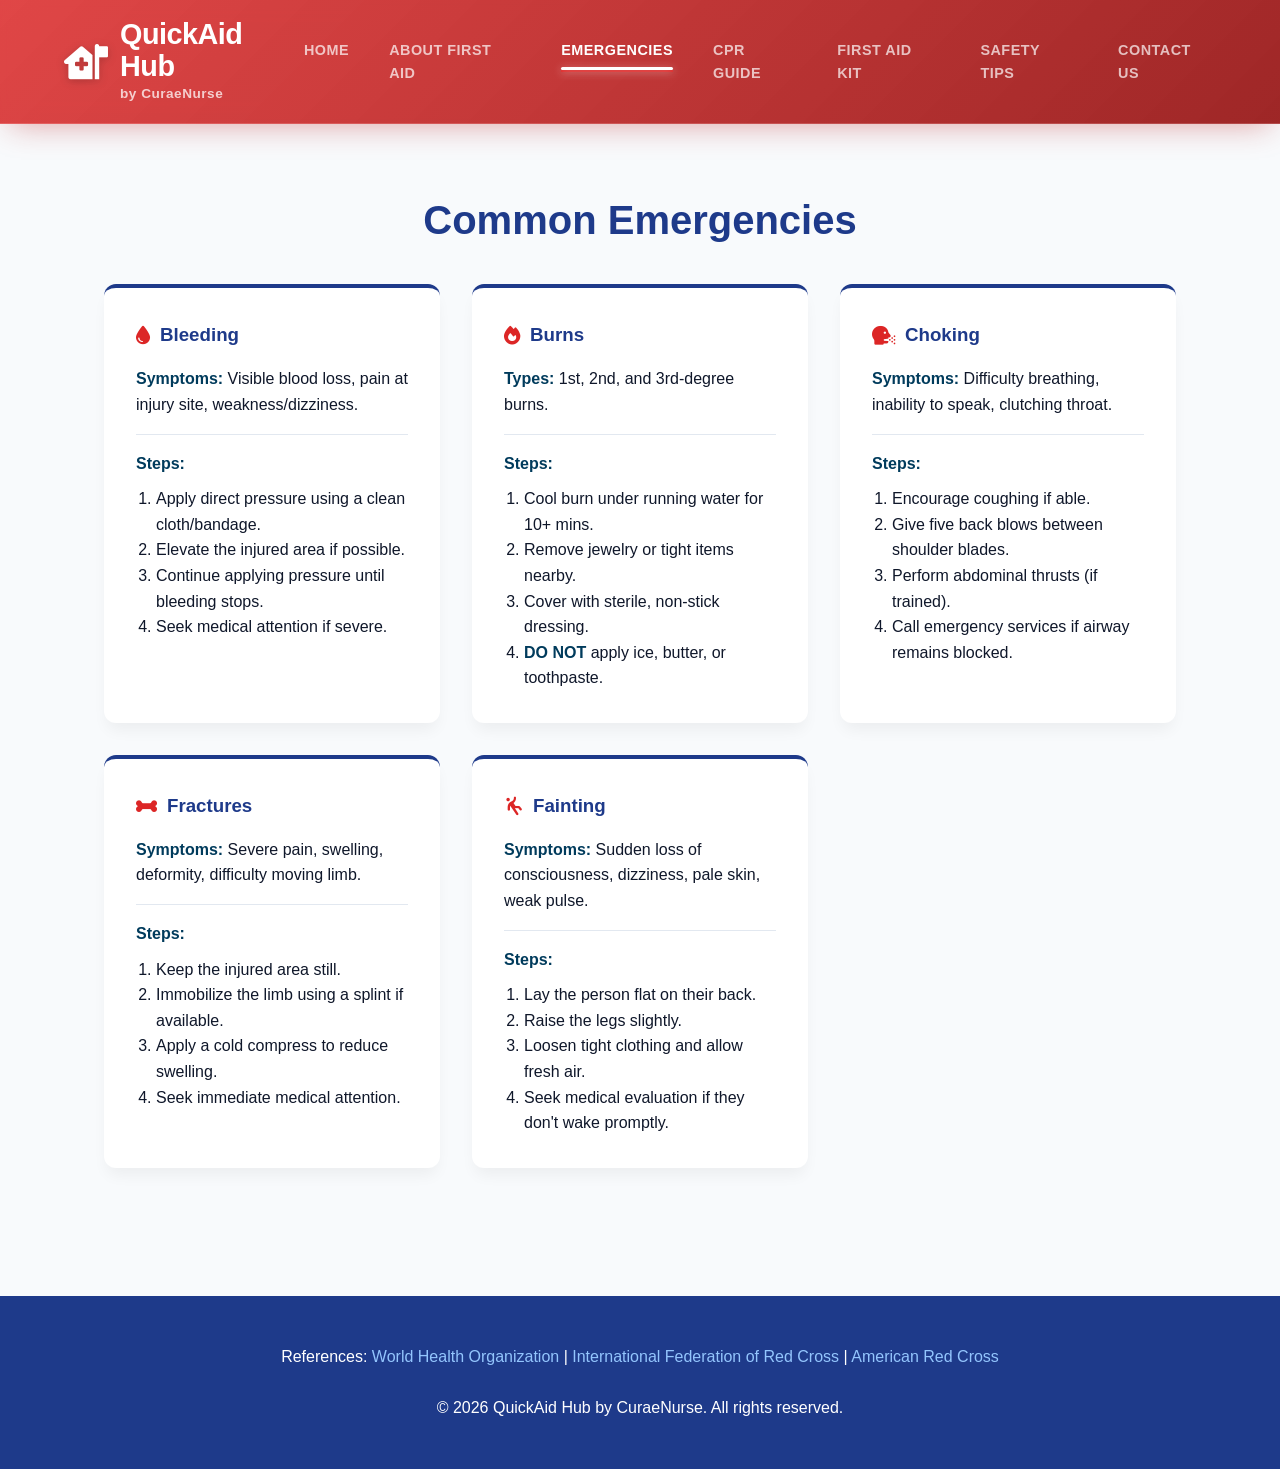
<file: emergencies.html>
<!DOCTYPE html>
<html lang="en">
<head>
    <meta charset="UTF-8">
    <meta name="viewport" content="width=device-width, initial-scale=1.0">
    <title>Common Emergencies - QuickAid Hub</title>
    <link rel="stylesheet" href="styles.css">
    <link rel="stylesheet" href="https://cdnjs.cloudflare.com/ajax/libs/font-awesome/6.4.0/css/all.min.css">
</head>
<body>
    
    <nav class="navbar">
    <a href="index.html" class="logo">
        <i class="fa-solid fa-house-medical-flag"></i>
        <div class="logo-text">
            <h1>QuickAid Hub</h1>
            <span>by CuraeNurse</span>
        </div>
    </a>
    <ul class="nav-links">
        <li><a href="index.html">HOME</a></li>
        <li><a href="about.html">ABOUT FIRST AID</a></li>
        <li><a href="emergencies.html" class="active">EMERGENCIES</a></li>
        <li><a href="cpr.html">CPR GUIDE</a></li>
        <li><a href="kit.html">FIRST AID KIT</a></li>
        <li><a href="safety.html">SAFETY TIPS</a></li>
        <li><a href="contact.html">CONTACT US</a></li>
    </ul>
</nav>

    <div class="container animate-on-scroll">
        <h2 style="text-align: center; color: var(--primary-blue); font-size: 2.5rem; margin-bottom: 2rem;">Common Emergencies</h2>
        <div class="grid-layout">
            
            <div class="card">
                <h3><i class="fa-solid fa-droplet"></i> Bleeding</h3>
                <p><strong>Symptoms:</strong> Visible blood loss, pain at injury site, weakness/dizziness.</p>
                <hr style="margin: 1rem 0; border: 0; border-top: 1px solid #e2e8f0;">
                <p><strong>Steps:</strong></p>
                <ol style="padding-left: 20px; margin-top: 10px;">
                    <li>Apply direct pressure using a clean cloth/bandage.</li>
                    <li>Elevate the injured area if possible.</li>
                    <li>Continue applying pressure until bleeding stops.</li>
                    <li>Seek medical attention if severe.</li>
                </ol>
            </div>

            <div class="card">
                <h3><i class="fa-solid fa-fire"></i> Burns</h3>
                <p><strong>Types:</strong> 1st, 2nd, and 3rd-degree burns.</p>
                <hr style="margin: 1rem 0; border: 0; border-top: 1px solid #e2e8f0;">
                <p><strong>Steps:</strong></p>
                <ol style="padding-left: 20px; margin-top: 10px;">
                    <li>Cool burn under running water for 10+ mins.</li>
                    <li>Remove jewelry or tight items nearby.</li>
                    <li>Cover with sterile, non-stick dressing.</li>
                    <li><strong>DO NOT</strong> apply ice, butter, or toothpaste.</li>
                </ol>
            </div>

            <div class="card">
                <h3><i class="fa-solid fa-head-side-cough"></i> Choking</h3>
                <p><strong>Symptoms:</strong> Difficulty breathing, inability to speak, clutching throat.</p>
                <hr style="margin: 1rem 0; border: 0; border-top: 1px solid #e2e8f0;">
                <p><strong>Steps:</strong></p>
                <ol style="padding-left: 20px; margin-top: 10px;">
                    <li>Encourage coughing if able.</li>
                    <li>Give five back blows between shoulder blades.</li>
                    <li>Perform abdominal thrusts (if trained).</li>
                    <li>Call emergency services if airway remains blocked.</li>
                </ol>
            </div>

            <div class="card">
                <h3><i class="fa-solid fa-bone"></i> Fractures</h3>
                <p><strong>Symptoms:</strong> Severe pain, swelling, deformity, difficulty moving limb.</p>
                <hr style="margin: 1rem 0; border: 0; border-top: 1px solid #e2e8f0;">
                <p><strong>Steps:</strong></p>
                <ol style="padding-left: 20px; margin-top: 10px;">
                    <li>Keep the injured area still.</li>
                    <li>Immobilize the limb using a splint if available.</li>
                    <li>Apply a cold compress to reduce swelling.</li>
                    <li>Seek immediate medical attention.</li>
                </ol>
            </div>

            <div class="card">
                <h3><i class="fa-solid fa-person-falling"></i> Fainting</h3>
                <p><strong>Symptoms:</strong> Sudden loss of consciousness, dizziness, pale skin, weak pulse.</p>
                <hr style="margin: 1rem 0; border: 0; border-top: 1px solid #e2e8f0;">
                <p><strong>Steps:</strong></p>
                <ol style="padding-left: 20px; margin-top: 10px;">
                    <li>Lay the person flat on their back.</li>
                    <li>Raise the legs slightly.</li>
                    <li>Loosen tight clothing and allow fresh air.</li>
                    <li>Seek medical evaluation if they don't wake promptly.</li>
                </ol>
            </div>

        </div>
    </div>

    <footer>
        <p>References: <a href="#">World Health Organization</a> | <a href="#">International Federation of Red Cross</a> | <a href="#">American Red Cross</a></p>
        <br>
        <p>&copy; 2026 QuickAid Hub by CuraeNurse. All rights reserved.</p>
    </footer>

    <script src="script.js"></script>
</body>
</html>
</file>
<file: styles.css>
/* ============================================================
   DY'S MEDICAL — style.css
   Sports Medicine & Nutritional Health
   ============================================================

   TABLE OF CONTENTS
   1. CSS Variables & Reset
   2. Base Styles
   3. Utility Classes
   4. Navigation
   5. Hero Section
   6. Mission Section
   7. Topics / Pillars Section
   8. Facts Section
   9. Footer & Contact
   10. Scroll Animations
   11. Responsive — Tablet (max 960px)
   12. Responsive — Mobile (max 768px)
   13. Responsive — Small (max 480px)
   ============================================================ */


/* ============================================================
   1. CSS VARIABLES & RESET
   ============================================================ */

:root {
  /* Colors */
  --color-white:        #FFFFFF;
  --color-pearl:        #F4F6F8;
  --color-border:       #E2E8F0;
  --color-obsidian:     #1A1A1A;
  --color-text-muted:   #5A6880;
  --color-navy:         #003B5C;
  --color-navy-mid:     #004d78;
  --color-cyan:         #00E5FF;
  --color-cyan-hover:   #00CFEB;
  --color-dark-bg:      #0B0F18;
  --color-dark-surface: #131824;

  /* Typography */
  --font-heading: 'Syne', sans-serif;
  --font-body:    'Manrope', sans-serif;

  /* Spacing */
  --space-xs:   8px;
  --space-sm:   16px;
  --space-md:   24px;
  --space-lg:   48px;
  --space-xl:   80px;
  --space-2xl:  120px;

  /* Layout */
  --container-max:  1160px;
  --container-pad:  28px;
  --nav-height:     70px;

  /* Borders */
  --radius-sm:  8px;
  --radius-md:  12px;
  --radius-lg:  18px;
  --radius-pill: 999px;

  /* Transitions */
  --ease:       cubic-bezier(0.25, 0.46, 0.45, 0.94);
  --transition: 0.3s var(--ease);
}

*,
*::before,
*::after {
  box-sizing: border-box;
  margin: 0;
  padding: 0;
}

html {
  scroll-behavior: smooth;
  font-size: 16px;
  -webkit-text-size-adjust: 100%;
}


/* ============================================================
   2. BASE STYLES
   ============================================================ */

body {
  font-family: var(--font-body);
  background-color: var(--color-white);
  color: var(--color-obsidian);
  line-height: 1.65;
  overflow-x: hidden;
}

img,
svg {
  display: block;
  max-width: 100%;
}

a {
  color: inherit;
  text-decoration: none;
}

ul {
  list-style: none;
}

strong {
  font-weight: 700;
  color: var(--color-navy);
}


/* ============================================================
   3. UTILITY CLASSES
   ============================================================ */

.container {
  max-width: var(--container-max);
  margin: 0 auto;
  padding: 0 var(--container-pad);
}

/* Buttons */
.btn {
  display: inline-flex;
  align-items: center;
  justify-content: center;
  gap: 8px;
  font-family: var(--font-body);
  font-weight: 700;
  font-size: 15px;
  letter-spacing: 0.01em;
  border-radius: var(--radius-pill);
  padding: 14px 30px;
  min-height: 48px;
  cursor: pointer;
  border: 2px solid transparent;
  transition: all var(--transition);
  white-space: nowrap;
  text-decoration: none;
}

.btn-primary {
  background: var(--color-cyan);
  color: var(--color-navy);
  border-color: var(--color-cyan);
}

.btn-primary:hover {
  background: var(--color-cyan-hover);
  border-color: var(--color-cyan-hover);
  transform: translateY(-2px);
  box-shadow: 0 8px 28px rgba(0, 229, 255, 0.35);
}

.btn-ghost {
  background: transparent;
  color: var(--color-navy);
  border-color: rgba(0, 59, 92, 0.3);
}

.btn-ghost:hover {
  border-color: var(--color-navy);
  background: rgba(0, 59, 92, 0.05);
  transform: translateY(-2px);
}

.btn-submit {
  width: 100%;
  background: var(--color-cyan);
  color: var(--color-dark-bg);
  border-color: var(--color-cyan);
  font-size: 15px;
  font-weight: 700;
  margin-top: 4px;
}

.btn-submit:hover {
  background: var(--color-cyan-hover);
  transform: translateY(-2px);
  box-shadow: 0 8px 24px rgba(0, 229, 255, 0.30);
}

/* Section labels & headings */
.section-label {
  display: inline-block;
  font-size: 11px;
  font-weight: 700;
  letter-spacing: 0.15em;
  text-transform: uppercase;
  color: var(--color-navy);
  background: rgba(0, 59, 92, 0.08);
  border: 1px solid rgba(0, 59, 92, 0.14);
  padding: 5px 14px;
  border-radius: var(--radius-pill);
  margin-bottom: 16px;
}

.section-heading {
  font-family: var(--font-heading);
  font-weight: 800;
  font-size: clamp(1.8rem, 3.2vw, 2.6rem);
  line-height: 1.15;
  color: var(--color-obsidian);
  letter-spacing: -0.025em;
}

.section-heading span {
  color: var(--color-navy);
}

.section-sub {
  font-size: 17px;
  color: var(--color-text-muted);
  line-height: 1.7;
  max-width: 580px;
  margin-top: 14px;
}





/* ============================================================
   5. HERO SECTION
   ============================================================ */

#hero {
  padding-top: var(--nav-height);
  min-height: 100vh;
  display: flex;
  align-items: center;
  background: var(--color-white);
  position: relative;
  overflow: hidden;
}

/* Subtle background accent */
#hero::before {
  content: '';
  position: absolute;
  top: -100px;
  right: -100px;
  width: 640px;
  height: 640px;
  background: radial-gradient(circle, rgba(0, 229, 255, 0.07) 0%, transparent 70%);
  border-radius: 50%;
  pointer-events: none;
}

.hero-inner {
  display: grid;
  grid-template-columns: 58fr 42fr;
  gap: 60px;
  align-items: center;
  padding: var(--space-xl) 0;
}

/* Eyebrow tag */
.eyebrow {
  display: inline-flex;
  align-items: center;
  gap: 10px;
  font-size: 12px;
  font-weight: 700;
  color: var(--color-navy);
  letter-spacing: 0.12em;
  text-transform: uppercase;
  background: rgba(0, 59, 92, 0.07);
  border: 1px solid rgba(0, 59, 92, 0.12);
  padding: 6px 14px 6px 10px;
  border-radius: var(--radius-pill);
  margin-bottom: 24px;
}

.eyebrow::before {
  content: '';
  width: 7px;
  height: 7px;
  border-radius: 50%;
  background: var(--color-cyan);
  flex-shrink: 0;
}

/* Hero headline */
.hero-h1 {
  font-family: var(--font-heading);
  font-weight: 800;
  font-size: clamp(2.6rem, 5vw, 4rem);
  line-height: 1.07;
  color: var(--color-obsidian);
  letter-spacing: -0.03em;
  margin-bottom: 22px;
}

.hero-h1 span {
  color: var(--color-navy);
}

/* Hero body text */
.hero-sub {
  font-size: 17px;
  color: var(--color-text-muted);
  line-height: 1.72;
  max-width: 500px;
  margin-bottom: 38px;
}

/* CTA row */
.hero-actions {
  display: flex;
  gap: 14px;
  flex-wrap: wrap;
}

/* Hero illustration */
.hero-visual {
  display: flex;
  justify-content: center;
  align-items: center;
}

.hero-visual svg {
  width: 100%;
  max-width: 420px;
  height: auto;
}


/* ============================================================
   6. MISSION SECTION
   ============================================================ */

#mission {
  background: var(--color-navy);
  padding: var(--space-xl) 0;
  position: relative;
  overflow: hidden;
}

/* Subtle glow behind content */
#mission::before {
  content: '';
  position: absolute;
  top: 50%;
  left: 50%;
  transform: translate(-50%, -50%);
  width: 700px;
  height: 400px;
  background: radial-gradient(ellipse, rgba(0, 229, 255, 0.10) 0%, transparent 70%);
  pointer-events: none;
}

.mission-inner {
  max-width: 760px;
  margin: 0 auto 56px;
  text-align: center;
  position: relative;
}

.mission-inner .section-label {
  color: var(--color-cyan);
  background: rgba(0, 229, 255, 0.10);
  border-color: rgba(0, 229, 255, 0.20);
}

.mission-heading {
  font-family: var(--font-heading);
  font-weight: 700;
  font-size: clamp(1.55rem, 3vw, 2.2rem);
  line-height: 1.35;
  color: var(--color-white);
  letter-spacing: -0.02em;
  margin-bottom: 18px;
}

.mission-heading span {
  color: var(--color-cyan);
}

.mission-body {
  font-size: 16px;
  color: rgba(255, 255, 255, 0.65);
  line-height: 1.75;
  max-width: 620px;
  margin: 0 auto;
}

/* Trust stats row */
.trust-grid {
  display: grid;
  grid-template-columns: repeat(3, 1fr);
  gap: 20px;
  max-width: 700px;
  margin: 0 auto;
  position: relative;
}

.trust-item {
  text-align: center;
  padding: 28px 16px;
  border: 1px solid rgba(255, 255, 255, 0.10);
  border-radius: var(--radius-md);
  background: rgba(255, 255, 255, 0.04);
  transition: all var(--transition);
}

.trust-item:hover {
  border-color: rgba(0, 229, 255, 0.35);
  background: rgba(0, 229, 255, 0.06);
  transform: translateY(-4px);
}

.trust-num {
  font-family: var(--font-heading);
  font-weight: 800;
  font-size: 2rem;
  color: var(--color-cyan);
  letter-spacing: -0.03em;
  line-height: 1;
  margin-bottom: 8px;
}

.trust-label {
  font-size: 13px;
  color: rgba(255, 255, 255, 0.60);
  font-weight: 500;
  line-height: 1.4;
}


/* ============================================================
   7. TOPICS / PILLARS SECTION
   ============================================================ */

#topics {
  background: var(--color-pearl);
  padding: var(--space-xl) 0 var(--space-2xl);
}

.section-header {
  text-align: center;
  margin-bottom: 52px;
}

.section-header .section-sub {
  margin: 14px auto 0;
}

/* 3-column grid */
.topics-grid {
  display: grid;
  grid-template-columns: repeat(3, 1fr);
  gap: 22px;
}

/* Individual card */
.topic-card {
  background: var(--color-white);
  border: 1px solid var(--color-border);
  border-radius: var(--radius-lg);
  padding: 32px 28px;
  display: flex;
  flex-direction: column;
  gap: 16px;
  position: relative;
  overflow: hidden;
  transition: all var(--transition);
}

/* Bottom accent bar on hover */
.topic-card::after {
  content: '';
  position: absolute;
  bottom: 0;
  left: 0;
  right: 0;
  height: 3px;
  background: linear-gradient(90deg, var(--color-navy), var(--color-cyan));
  transform: scaleX(0);
  transform-origin: left;
  transition: transform var(--transition);
}

.topic-card:hover {
  transform: translateY(-8px);
  box-shadow: 0 20px 48px rgba(0, 59, 92, 0.10);
  border-color: rgba(0, 59, 92, 0.12);
}

.topic-card:hover::after {
  transform: scaleX(1);
}

/* Card icon box */
.card-icon {
  width: 52px;
  height: 52px;
  border-radius: var(--radius-sm);
  background: rgba(0, 59, 92, 0.07);
  display: flex;
  align-items: center;
  justify-content: center;
  flex-shrink: 0;
  transition: background var(--transition);
}

.topic-card:hover .card-icon {
  background: rgba(0, 229, 255, 0.12);
}

.card-icon svg {
  width: 26px;
  height: 26px;
}

/* Card pillar label */
.card-label {
  font-size: 11px;
  font-weight: 700;
  letter-spacing: 0.12em;
  text-transform: uppercase;
  color: var(--color-cyan);
  background: rgba(0, 59, 92, 0.06);
  border: 1px solid rgba(0, 59, 92, 0.10);
  padding: 3px 10px;
  border-radius: var(--radius-pill);
  align-self: flex-start;
}

.card-title {
  font-family: var(--font-heading);
  font-weight: 700;
  font-size: 1.15rem;
  color: var(--color-obsidian);
  letter-spacing: -0.01em;
  line-height: 1.25;
}

.card-body {
  font-size: 14.5px;
  color: var(--color-text-muted);
  line-height: 1.70;
}

/* Bullet point list inside cards */
.card-points {
  list-style: none;
  display: flex;
  flex-direction: column;
  gap: 7px;
  flex: 1;
}

.card-points li {
  font-size: 13.5px;
  color: var(--color-obsidian);
  line-height: 1.5;
  padding-left: 18px;
  position: relative;
}

.card-points li::before {
  content: '';
  position: absolute;
  left: 0;
  top: 8px;
  width: 6px;
  height: 6px;
  border-radius: 50%;
  background: var(--color-cyan);
  flex-shrink: 0;
}

/* Card "Read more" link */
.card-link {
  display: inline-flex;
  align-items: center;
  gap: 5px;
  font-size: 13px;
  font-weight: 700;
  color: var(--color-navy);
  letter-spacing: 0.01em;
  margin-top: 4px;
  transition: gap var(--transition), color var(--transition);
}

.topic-card:hover .card-link {
  gap: 9px;
  color: var(--color-cyan);
}


/* ============================================================
   8. FACTS / KEY NUMBERS SECTION
   ============================================================ */

#facts {
  background: var(--color-white);
  padding: var(--space-xl) 0;
  border-top: 1px solid var(--color-border);
}

.facts-header {
  text-align: center;
  margin-bottom: 48px;
}

.facts-grid {
  display: grid;
  grid-template-columns: repeat(4, 1fr);
  gap: 20px;
}

.fact-item {
  text-align: center;
  padding: 32px 20px;
  background: var(--color-pearl);
  border: 1px solid var(--color-border);
  border-radius: var(--radius-md);
  transition: all var(--transition);
}

.fact-item:hover {
  border-color: rgba(0, 59, 92, 0.2);
  box-shadow: 0 8px 24px rgba(0, 59, 92, 0.06);
  transform: translateY(-4px);
}

.fact-num {
  font-family: var(--font-heading);
  font-weight: 800;
  font-size: 2.4rem;
  color: var(--color-navy);
  letter-spacing: -0.04em;
  line-height: 1;
  margin-bottom: 12px;
}

.fact-text {
  font-size: 13.5px;
  color: var(--color-text-muted);
  line-height: 1.55;
}


/* ============================================================
   9. FOOTER & CONTACT
   ============================================================ */

#contact {
  background: var(--color-dark-bg);
  padding: var(--space-xl) 0 var(--space-lg);
  position: relative;
}

/* Thin cyan line at the top of footer */
#contact::before {
  content: '';
  position: absolute;
  top: 0;
  left: 50%;
  transform: translateX(-50%);
  width: 500px;
  height: 1px;
  background: linear-gradient(90deg, transparent, var(--color-cyan), transparent);
}

.footer-grid {
  display: grid;
  grid-template-columns: 1fr 1.4fr;
  gap: 80px;
  margin-bottom: 56px;
  align-items: start;
}

/* Brand column */
.footer-logo {
  font-family: var(--font-heading);
  font-weight: 800;
  font-size: 22px;
  color: var(--color-white);
  letter-spacing: -0.02em;
  margin-bottom: 14px;
}

.footer-logo span {
  color: var(--color-cyan);
}

.footer-tagline {
  font-size: 14px;
  color: rgba(255, 255, 255, 0.50);
  line-height: 1.7;
  margin-bottom: 28px;
}

.footer-nav {
  display: flex;
  gap: 20px;
  flex-wrap: wrap;
}

.footer-nav a {
  font-size: 13px;
  font-weight: 600;
  color: rgba(255, 255, 255, 0.50);
  transition: color var(--transition);
}

.footer-nav a:hover {
  color: var(--color-cyan);
}

/* Contact form */
.footer-form-title {
  font-family: var(--font-heading);
  font-weight: 700;
  font-size: 1.35rem;
  color: var(--color-white);
  letter-spacing: -0.02em;
  margin-bottom: 8px;
}

.footer-form-sub {
  font-size: 14px;
  color: rgba(255, 255, 255, 0.48);
  margin-bottom: 24px;
  line-height: 1.65;
}

/* Two-column row for name + email */
.form-row {
  display: grid;
  grid-template-columns: 1fr 1fr;
  gap: 14px;
  margin-bottom: 14px;
}

.form-group {
  display: flex;
  flex-direction: column;
  gap: 6px;
}

.form-group label {
  font-size: 12px;
  font-weight: 700;
  letter-spacing: 0.05em;
  color: rgba(255, 255, 255, 0.45);
  text-transform: uppercase;
}

.form-group input,
.form-group textarea {
  width: 100%;
  background: rgba(255, 255, 255, 0.06);
  border: 1px solid rgba(255, 255, 255, 0.10);
  border-radius: var(--radius-sm);
  padding: 12px 15px;
  font-family: var(--font-body);
  font-size: 14px;
  color: var(--color-white);
  outline: none;
  transition: border-color var(--transition), background var(--transition);
}

.form-group input::placeholder,
.form-group textarea::placeholder {
  color: rgba(255, 255, 255, 0.28);
}

.form-group input:focus,
.form-group textarea:focus {
  border-color: var(--color-cyan);
  background: rgba(0, 229, 255, 0.04);
}

.form-group textarea {
  resize: vertical;
  min-height: 110px;
  margin-bottom: 4px;
}

/* Footer bottom row */
.footer-bottom {
  border-top: 1px solid rgba(255, 255, 255, 0.07);
  padding-top: 24px;
  display: flex;
  justify-content: space-between;
  align-items: flex-start;
  gap: 24px;
  flex-wrap: wrap;
}

.footer-copy {
  font-size: 12px;
  color: rgba(255, 255, 255, 0.32);
  flex-shrink: 0;
}

.footer-disclaimer {
  font-size: 12px;
  color: rgba(255, 255, 255, 0.30);
  line-height: 1.65;
  max-width: 560px;
}

.footer-disclaimer strong {
  color: rgba(255, 255, 255, 0.45);
  font-weight: 600;
}


/* ============================================================
   10. SCROLL ANIMATIONS
   ============================================================ */

.fade-up {
  opacity: 0;
  transform: translateY(32px);
  transition: opacity 0.7s ease, transform 0.7s ease;
}

.fade-up.visible {
  opacity: 1;
  transform: translateY(0);
}

/* Staggered delay helpers */
.delay-1 { transition-delay: 0.10s; }
.delay-2 { transition-delay: 0.20s; }
.delay-3 { transition-delay: 0.30s; }
.delay-4 { transition-delay: 0.40s; }


/* ============================================================
   11. RESPONSIVE — TABLET (max 960px)
   ============================================================ */

@media (max-width: 960px) {
  .hero-inner {
    grid-template-columns: 1fr;
    gap: 40px;
    padding: 60px 0;
  }

  .hero-visual {
    display: none; /* Hide illustration on tablet/mobile for cleaner focus */
  }

  .hero-h1 {
    font-size: clamp(2.2rem, 6vw, 3rem);
  }

  .topics-grid {
    grid-template-columns: 1fr 1fr;
  }

  .facts-grid {
    grid-template-columns: repeat(2, 1fr);
  }

  .footer-grid {
    grid-template-columns: 1fr;
    gap: 48px;
  }

  .trust-grid {
    max-width: 100%;
  }
}


/* ============================================================
   12. RESPONSIVE — MOBILE (max 768px)
   ============================================================ */

@media (max-width: 768px) {
  :root {
    --container-pad: 20px;
    --space-xl: 56px;
    --space-2xl: 72px;
  }

  /* Hide desktop nav, show hamburger */
  .nav-links {
    display: none;
  }

  .nav-cta {
    display: none;
  }

  .nav-hamburger {
    display: flex;
  }

  /* Single column topics */
  .topics-grid {
    grid-template-columns: 1fr;
  }

  /* Hero copy stacks */
  .hero-actions {
    flex-direction: column;
    align-items: flex-start;
  }

  .hero-actions .btn {
    width: 100%;
    justify-content: center;
  }

  /* Trust stats: 1 column */
  .trust-grid {
    grid-template-columns: 1fr;
    gap: 14px;
  }

  /* Facts: 2 columns on mobile */
  .facts-grid {
    grid-template-columns: repeat(2, 1fr);
  }

  /* Footer form: stack name + email */
  .form-row {
    grid-template-columns: 1fr;
  }

  /* Footer bottom stacks */
  .footer-bottom {
    flex-direction: column;
  }
}

/* ================= styles.css ================= */
@import url('https://fonts.googleapis.com/css2?family=Poppins:wght@300;400;600;700&family=Inter:wght@400;500;600&display=swap');

:root {
    --primary-blue: #1e3a8a; /* Medical Blue */
    --primary-red: #dc2626;  /* Emergency Red */
    --light-bg: #f8fafc;
    --white: #ffffff;
    --text-dark: #0f172a;
    --text-muted: #475569;
    --transition: all 0.3s ease;
}

* {
    margin: 0;
    padding: 0;
    box-sizing: border-box;
}

body {
    font-family: 'Inter', sans-serif;
    color: var(--text-dark);
    background-color: var(--light-bg);
    line-height: 1.6;
    overflow-x: hidden;
}

h1, h2, h3, h4 {
    font-family: 'Poppins', sans-serif;
}

/* --- Navigation Bar --- */
.navbar {
    display: flex;
    justify-content: space-between;
    align-items: center;
    padding: 1.5rem 5%;
    background-color: var(--white);
    box-shadow: 0 4px 6px -1px rgba(0, 0, 0, 0.05);
    position: sticky;
    top: 0;
    z-index: 1000;
}

.logo {
    display: flex;
    align-items: center;
    gap: 10px;
    text-decoration: none;
}

.logo i {
    font-size: 2rem;
    color: var(--primary-red);
}

.logo h1 {
    font-size: 1.5rem;
    color: var(--primary-blue);
    line-height: 1;
}

.logo span {
    font-size: 0.8rem;
    color: var(--text-muted);
}

.nav-links {
    list-style: none;
    display: flex;
    gap: 20px;
}

.nav-links a {
    text-decoration: none;
    color: var(--text-muted);
    font-weight: 500;
    font-size: 0.9rem;
    text-transform: uppercase;
    transition: var(--transition);
}

.nav-links a:hover, .nav-links a.active {
    color: var(--primary-red);
    border-bottom: 2px solid var(--primary-red);
}

/* --- Alert Banner --- */
.alert-banner {
    background-color: var(--primary-red);
    color: var(--white);
    text-align: center;
    padding: 1rem 5%;
    display: flex;
    justify-content: center;
    align-items: center;
    gap: 15px;
    font-weight: 500;
}

/* --- Buttons --- */
.btn-primary {
    background-color: var(--primary-red);
    color: var(--white);
    padding: 12px 24px;
    border: none;
    border-radius: 5px;
    font-size: 1rem;
    font-weight: 600;
    cursor: pointer;
    text-decoration: none;
    display: inline-block;
    transition: var(--transition);
}

.btn-primary:hover {
    background-color: #b91c1c;
    transform: translateY(-2px);
    box-shadow: 0 4px 12px rgba(220, 38, 38, 0.3);
}

/* --- Layouts & Containers --- */
.container {
    max-width: 1200px;
    margin: 0 auto;
    padding: 4rem 5%;
}

.grid-layout {
    display: grid;
    grid-template-columns: repeat(auto-fit, minmax(300px, 1fr));
    gap: 2rem;
    margin-top: 2rem;
}

/* --- Cards --- */
.card {
    background: var(--white);
    padding: 2rem;
    border-radius: 12px;
    box-shadow: 0 10px 15px -3px rgba(0, 0, 0, 0.05);
    transition: var(--transition);
    border-top: 4px solid var(--primary-blue);
}

.card:hover {
    transform: translateY(-8px);
    box-shadow: 0 20px 25px -5px rgba(0, 0, 0, 0.1);
}

.card h3 {
    color: var(--primary-blue);
    margin-bottom: 1rem;
    display: flex;
    align-items: center;
    gap: 10px;
}

.card h3 i {
    color: var(--primary-red);
}

/* --- Hero Section --- */
.hero {
    display: flex;
    align-items: center;
    justify-content: space-between;
    padding: 5rem 5%;
    background: linear-gradient(to right, #ffffff, #f1f5f9);
    min-height: 70vh;
}

.hero-content {
    max-width: 600px;
}

.hero-content h2 {
    font-size: 3.5rem;
    color: var(--primary-blue);
    line-height: 1.2;
    margin-bottom: 1rem;
}

.hero-content h2 span {
    color: var(--primary-red);
}

.hero-content p {
    font-size: 1.1rem;
    color: var(--text-muted);
    margin-bottom: 2rem;
}

.hero-image img {
    max-width: 100%;
    border-radius: 12px;
    box-shadow: 0 20px 25px -5px rgba(0, 0, 0, 0.1);
}

/* --- Footer --- */
footer {
    background-color: var(--primary-blue);
    color: var(--white);
    text-align: center;
    padding: 3rem 5%;
    margin-top: 4rem;
}

footer a {
    color: #93c5fd;
    text-decoration: none;
}

/* --- Animations (Triggered by JS) --- */
.animate-on-scroll {
    opacity: 0;
    transform: translateY(30px);
    transition: opacity 0.8s ease-out, transform 0.8s ease-out;
}

.animate-on-scroll.is-visible {
    opacity: 1;
    transform: translateY(0);
}

/* --- Forms --- */
.contact-form {
    display: flex;
    flex-direction: column;
    gap: 1.5rem;
    background: var(--white);
    padding: 3rem;
    border-radius: 12px;
    box-shadow: 0 10px 15px -3px rgba(0,0,0,0.05);
}

.contact-form input, .contact-form textarea {
    width: 100%;
    padding: 1rem;
    border: 1px solid #cbd5e1;
    border-radius: 8px;
    font-family: 'Inter', sans-serif;
    transition: var(--transition);
}

.contact-form input:focus, .contact-form textarea:focus {
    outline: none;
    border-color: var(--primary-blue);
    box-shadow: 0 0 0 3px rgba(30, 58, 138, 0.1);
}
/* ============================================================
   13. RESPONSIVE — SMALL MOBILE (max 480px)
   ============================================================ */

@media (max-width: 480px) {
  .facts-grid {
    grid-template-columns: 1fr;
  }

  .hero-h1 {
    font-size: 2rem;
  }

  .trust-grid {
    grid-template-columns: repeat(2, 1fr);
  }

  .trust-num {
    font-size: 1.6rem;
  }
}

/* ================= NEW HOME PAGE ANIMATIONS ================= */

/* 1. The EKG Heartbeat Line Animation */
.ekg-line {
    width: 150px;
    height: 45px;
    display: inline-block;
    vertical-align: middle;
    margin-left: 10px;
    margin-bottom: -5px; /* Aligns it perfectly with the text */
}

.ekg-line polyline {
    fill: none;
    stroke: var(--primary-red);
    stroke-width: 5;
    stroke-linecap: round;
    stroke-linejoin: round;
    stroke-dasharray: 400;
    stroke-dashoffset: 400;
    animation: drawHeartbeat 3.5s ease-in-out infinite;
}

@keyframes drawHeartbeat {
    0% { stroke-dashoffset: 400; }
    40% { stroke-dashoffset: 0; }
    100% { stroke-dashoffset: 0; } /* Pauses slightly before repeating */
}

/* 2. Floating Image Animation */
.floating-img {
    animation: float 6s ease-in-out infinite;
    box-shadow: 0 25px 35px -5px rgba(0, 0, 0, 0.15);
}

@keyframes float {
    0% { transform: translateY(0px); }
    50% { transform: translateY(-20px); }
    100% { transform: translateY(0px); }
}

/* 3. Pulsing Button Animation */
.btn-pulse {
    position: relative;
    animation: pulseShadow 2s infinite;
}

@keyframes pulseShadow {
    0% { box-shadow: 0 0 0 0 rgba(220, 38, 38, 0.5); }
    70% { box-shadow: 0 0 0 15px rgba(220, 38, 38, 0); }
    100% { box-shadow: 0 0 0 0 rgba(220, 38, 38, 0); }
}

/* Updated Hero Text Layout to fit the line */
.hero-content h2 span {
    display: inline-block;
    color: var(--primary-red);
}

/* ============================================================
   1. PREMIUM NAVIGATION BAR (RED GLASSMORPHISM)
   ============================================================ */
.navbar {
    /* Premium deep red gradient with slight transparency for the fade effect */
    background: linear-gradient(135deg, rgba(220, 38, 38, 0.85) 0%, rgba(153, 27, 27, 0.95) 100%);
    backdrop-filter: blur(16px);
    -webkit-backdrop-filter: blur(16px);
    border-bottom: 1px solid rgba(255, 255, 255, 0.15);
    box-shadow: 0 10px 30px -10px rgba(185, 28, 28, 0.4);
    padding: 1.2rem 5%;
    position: sticky;
    top: 0;
    z-index: 9999;
    display: flex;
    justify-content: space-between;
    align-items: center;
}

.logo {
    display: flex;
    align-items: center;
    gap: 12px;
    text-decoration: none;
    transition: transform 0.3s cubic-bezier(0.34, 1.56, 0.64, 1);
}

.logo:hover {
    transform: scale(1.04) translateY(-2px);
}

.logo i {
    font-size: 2.2rem;
    color: #ffffff; /* White icon to pop perfectly on the red background */
    filter: drop-shadow(0 2px 4px rgba(0, 0, 0, 0.2));
}

.logo-text {
    display: flex;
    flex-direction: column;
}

.logo h1 {
    font-size: 1.8rem;
    font-weight: 800;
    color: #ffffff; /* Solid white text */
    background: none;
    -webkit-text-fill-color: initial; /* Removes the old blue gradient */
    margin: 0;
    line-height: 1.1;
    letter-spacing: -0.5px;
}

.logo span {
    font-size: 0.85rem;
    font-weight: 600;
    color: rgba(255, 255, 255, 0.75); /* Soft, faded white for the subtext */
    letter-spacing: 0.5px;
}

.nav-links {
    display: flex;
    gap: 2.5rem;
    list-style: none;
    margin: 0;
    padding: 0;
}

.nav-links a {
    position: relative;
    font-family: 'Plus Jakarta Sans', sans-serif;
    font-weight: 700;
    font-size: 0.9rem;
    color: rgba(255, 255, 255, 0.7); /* Faded white for unselected links */
    text-decoration: none;
    text-transform: uppercase;
    letter-spacing: 0.5px;
    padding: 0.5rem 0;
    transition: color 0.3s ease;
    display: inline-block;
}

/* The Animated Underline (Now a clean glowing white) */
.nav-links a::after {
    content: '';
    position: absolute;
    width: 100%;
    height: 3px;
    bottom: 0;
    left: 0;
    background: #ffffff; /* Pure white underline */
    transform: scaleX(0);
    transform-origin: center;
    transition: transform 0.3s cubic-bezier(0.4, 0, 0.2, 1);
    border-radius: 4px;
    box-shadow: 0 2px 8px rgba(255, 255, 255, 0.5); /* Soft white glow */
}

.nav-links a:hover, .nav-links a.active {
    color: #ffffff; /* Bright pure white when selected or hovered */
}

.nav-links a:hover::after, .nav-links a.active::after {
    transform: scaleX(1);
}

/* ============================================================
   ABOUT, KIT & SAFETY PAGE COMPONENT STYLES
   ============================================================ */
.about-hero, .kit-hero, .safety-hero {
    display: grid;
    grid-template-columns: 1.1fr 0.9fr;
    gap: 4rem;
    align-items: center;
    margin-bottom: 5rem;
}
.kit-hero { grid-template-columns: 1fr 1fr; }

.about-image-wrapper, .kit-image-wrapper, .safety-image-wrapper {
    position: relative;
    width: 100%;
    display: flex;
    justify-content: center;
}

.about-image-wrapper img, .kit-image-wrapper img, .safety-image-wrapper img {
    width: 100%;
    height: auto;
    border-radius: 24px;
    box-shadow: 0 25px 50px -12px rgba(30, 58, 138, 0.25);
    border: 8px solid rgba(255, 255, 255, 0.8);
    box-sizing: border-box;
    animation: floatSmooth 6s ease-in-out infinite;
    object-fit: cover;
}

.floating-badge {
    position: absolute;
    bottom: -20px;
    background: rgba(255, 255, 255, 0.95);
    backdrop-filter: blur(10px);
    padding: 1.5rem;
    border-radius: 16px;
    box-shadow: 0 15px 30px -5px rgba(0,0,0,0.15);
    border: 1px solid rgba(255,255,255,0.5);
    display: flex;
    align-items: center;
    gap: 15px;
    animation: floatSmooth 6s ease-in-out infinite;
    animation-delay: 1s;
    z-index: 2;
}

/* Badge Positioning and Colors */
.about-hero .floating-badge, .safety-hero .floating-badge { left: -20px; }
.kit-hero .floating-badge { right: -20px; }

.floating-badge i { font-size: 2.5rem; color: var(--primary-red); }
.kit-hero .floating-badge i { color: var(--primary-blue); }

.floating-badge div h4 { color: var(--primary-blue); margin-bottom: 2px; font-size: 1.2rem; }
.kit-hero .floating-badge div h4, .safety-hero .floating-badge div h4 { color: var(--primary-red); }

.floating-badge div p { font-size: 0.85rem; color: var(--text-muted); margin: 0; font-weight: 600; }

/* ============================================================
   THE FINAL MOBILE OVERRIDE (NAVBAR & CENTERING FIX)
   ============================================================ */
/* ============================================================
   THE FINAL MOBILE OVERRIDE (ALL PAGES)
   ============================================================ */
@media (max-width: 960px) {
    
    /* 1. FIX THE NAVBAR SQUISH */
    .navbar {
        flex-direction: column !important;
        align-items: center !important;
        padding: 1rem 3% !important;
        gap: 15px !important;
    }
    
    .logo {
        justify-content: center !important;
        text-align: center !important;
    }
    
    .nav-links {
        display: flex !important;
        flex-wrap: wrap !important;
        justify-content: center !important;
        gap: 10px !important;
        width: 100% !important;
    }
    
    .nav-links a {
        font-size: 0.75rem !important;
        padding: 5px 8px !important;
    }

    /* 2. BREAK THE DESKTOP GRIDS (NOW INCLUDES HOME PAGE .hero) */
    .hero, .about-hero, .kit-hero, .safety-hero {
        display: flex !important;
        flex-direction: column !important;
        align-items: center !important; 
        text-align: center !important;
        gap: 3rem !important;
    }

    /* 3. HOME PAGE TEXT CENTERING FIX */
    .hero-content {
        display: flex !important;
        flex-direction: column !important;
        align-items: center !important;
        width: 100% !important;
    }

    /* 4. LOCK AND CENTER ALL IMAGE WRAPPERS */
    .hero-image, .about-image-wrapper, .kit-image-wrapper, .safety-image-wrapper {
        display: block !important; 
        width: 100% !important;
        max-width: 350px !important; 
        margin: 0 auto 4rem auto !important; 
        text-align: center !important;
    }

    /* 5. LOCK THE IMAGES THEMSELVES */
    .hero-image img, .about-image-wrapper img, .kit-image-wrapper img, .safety-image-wrapper img {
        display: inline-block !important; 
        width: 100% !important;
        margin: 0 auto !important;
    }

    /* 6. DEAD-CENTER THE BADGES */
    .floating-badge {
        left: 50% !important;
        right: auto !important;
        transform: translateX(-50%) !important;
        bottom: -30px !important;
        width: 85% !important;
        max-width: 300px !important;
        justify-content: center !important;
        text-align: left !important;
        margin: 0 auto !important;
    }
    
    /* 7. FORCE CONTENT CARDS TO SINGLE COLUMN */
    .strict-grid, .steps-grid, .kit-grid, .safety-grid { 
        grid-template-columns: 1fr !important; 
    }
}

/* --- SMALL PHONES (Max Width: 480px) --- */
@media (max-width: 480px) {
    .nav-links a {
        font-size: 0.65rem !important;
        padding: 4px 6px !important;
    }
}
</file>
